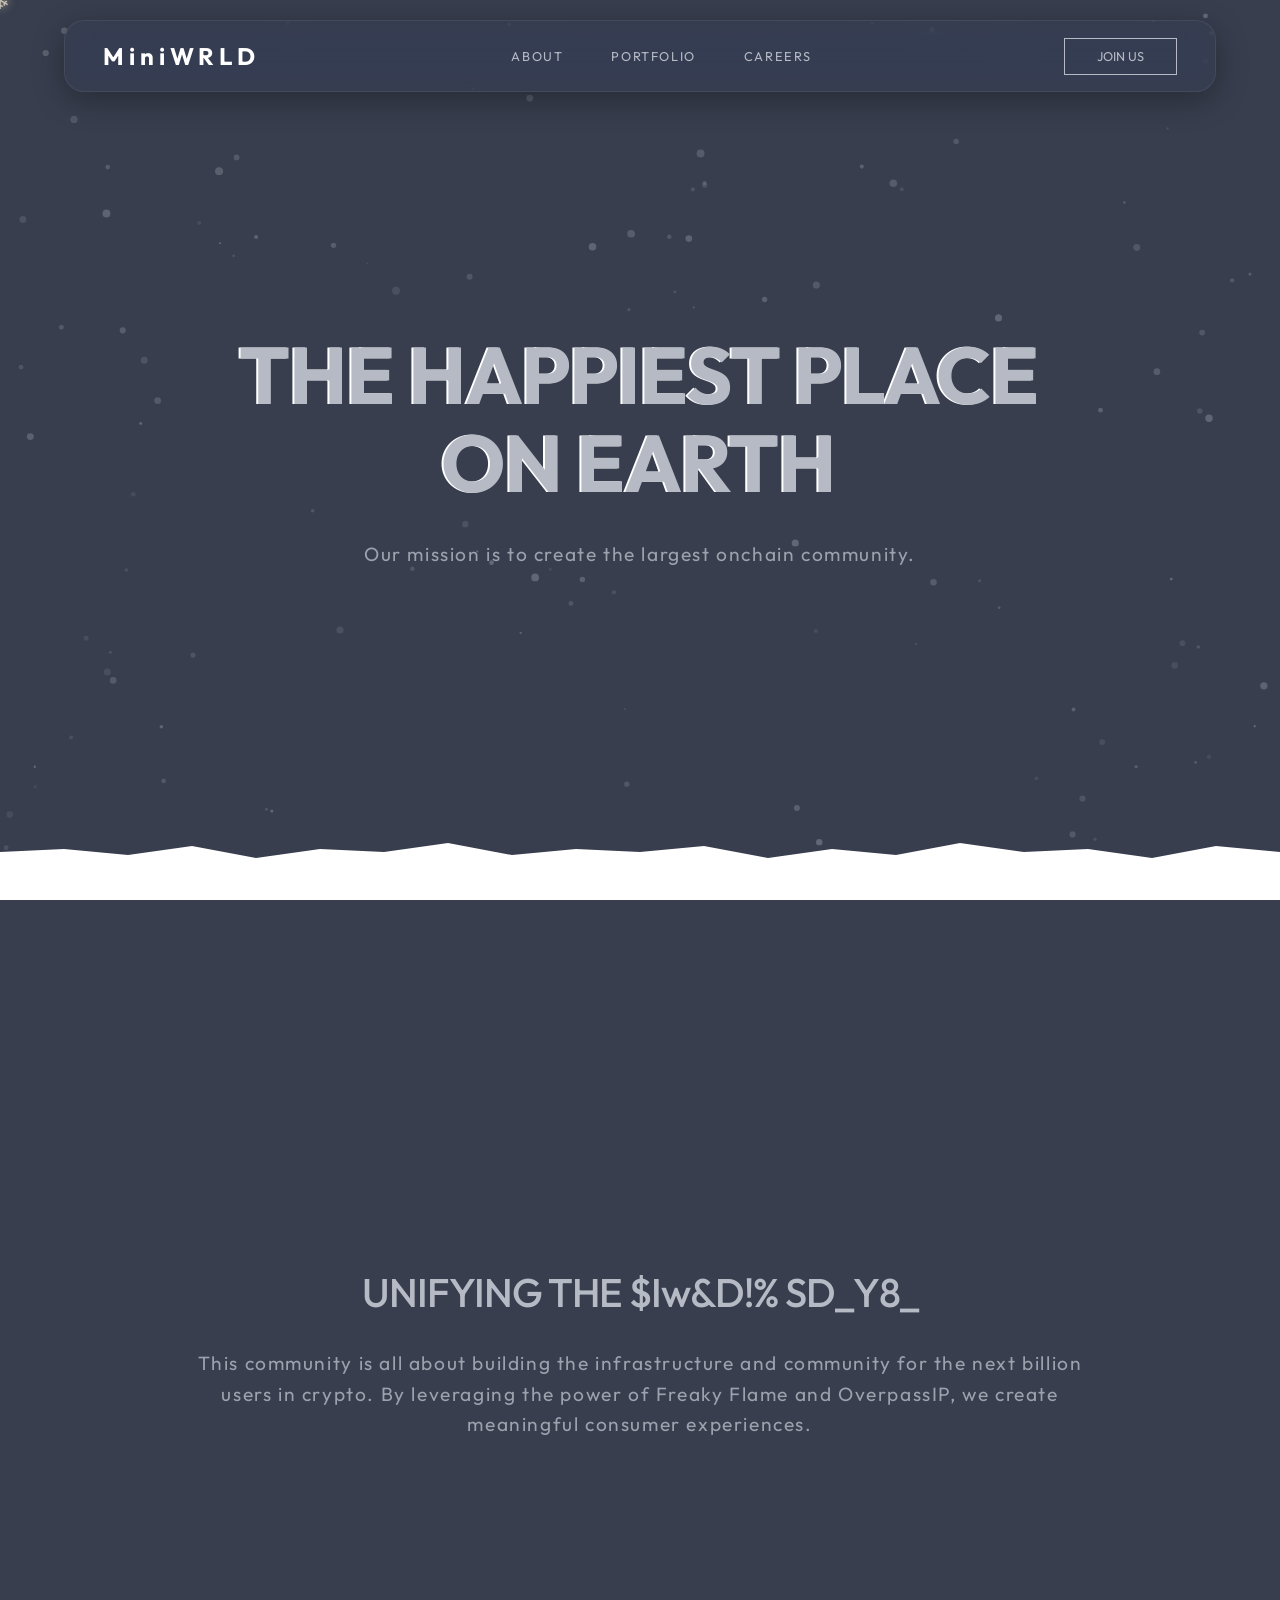
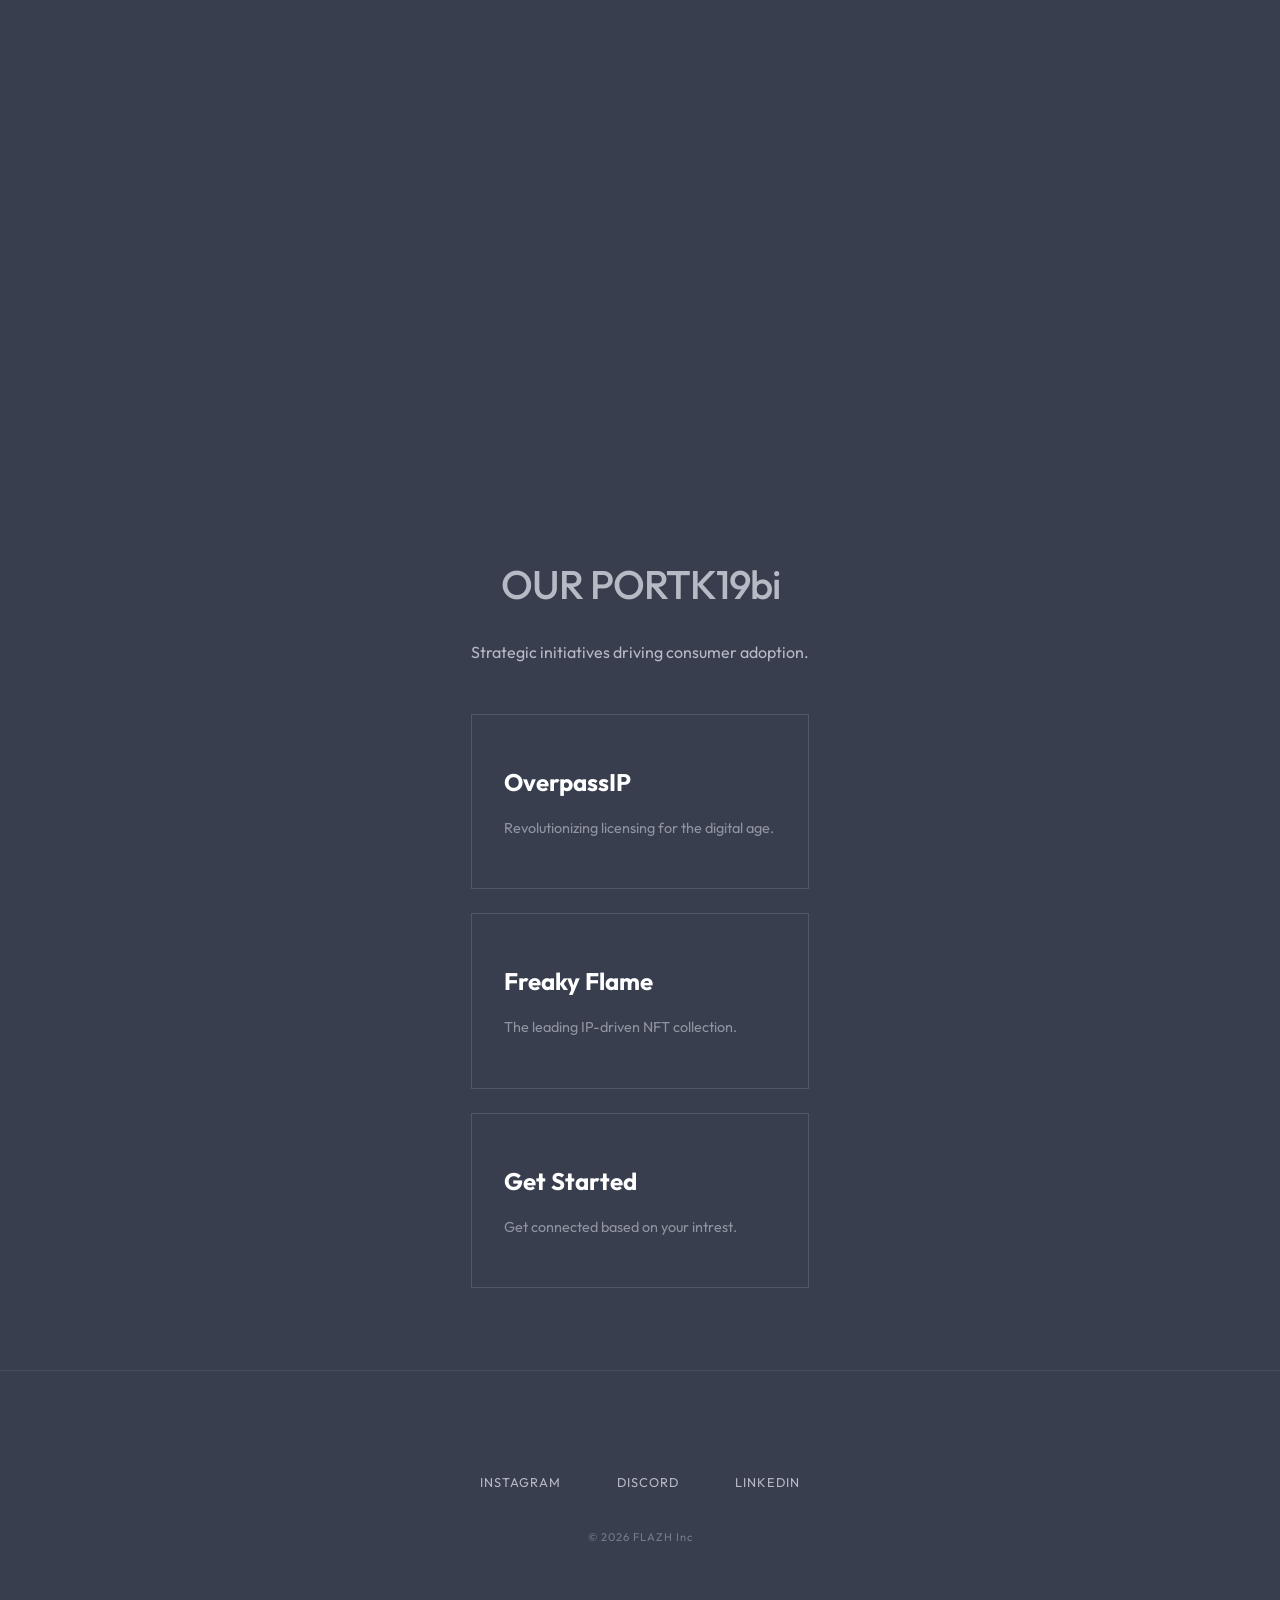
<file: index.html>
<!DOCTYPE html>
<html lang="en">

<head>
    <meta charset="UTF-8">
    <meta name="viewport" content="width=device-width, initial-scale=1.0">
    <title>MiniWRLD</title>
    <link rel="stylesheet" href="style.css">
    <link rel="preconnect" href="https://fonts.googleapis.com">
    <link rel="preconnect" href="https://fonts.gstatic.com" crossorigin>
    <link href="https://fonts.googleapis.com/css2?family=Outfit:wght@300;500;700&display=swap" rel="stylesheet">
</head>

<body>
    <div id="loading-screen">
        <div class="snowball">❄</div>
    </div>
    <canvas id="particle-canvas"></canvas>
    <div id="custom-cursor">❄</div>

    <header>
        <nav>
            <div class="logo">MiniWRLD</div>
            <ul>
                <li><a href="#about">About</a></li>
                <li><a href="#portfolio-heading">Portfolio</a></li>
                <li><a href="#footer">Careers</a></li>
            </ul>
            <button class="cta-btn" onclick="window.location.href='auth.html'">Join Us</button>
        </nav>
    </header>

    <main class="content-entrance">
        <section id="hero" class="fullscreen">
            <div class="content">
                <h1 class="glitch" data-text="THE HAPPIEST PLACE ON EARTH">THE HAPPIEST PLACE ON
                    EARTH</h1>
                <p class="fade-in">Our mission is to create the largest onchain community.</p>
            </div>
        </section>

        <section id="about" class="fullscreen">
            <div class="content">
                <h2 class="scramble-trigger">UNIFYING THE ONCHAIN WORLD.</h2>
                <p class="fade-in">This community is all about building the infrastructure and community for the next
                    billion users in
                    crypto. By leveraging the power of Freaky Flame and OverpassIP, we create meaningful consumer
                    experiences.</p>
            </div>
        </section>

        <section id="portfolio" class="fullscreen">
            <div class="content">
                <h2 id="portfolio-heading" class="scramble-trigger">OUR PORTFOLIO</h2>
                <p>Strategic initiatives driving consumer adoption.</p>
                <div class="project-grid">
                    <div class="project-card">
                        <h3>OverpassIP</h3>
                        <p>Revolutionizing licensing for the digital age.</p>
                    </div>
                    <div class="project-card">
                        <h3>Freaky Flame</h3>
                        <p>The leading IP-driven NFT collection.</p>
                    </div>
                    <div class="project-card">
                        <h3>Get Started</h3>
                        <p>Get connected based on your intrest.</p>
                    </div>
                </div>
            </div>
        </section>
    </main>

    <footer id="footer">
        <div class="footer-content">
            <div class="footer-links">
                <a href="#">Instagram</a>
                <a href="#">Discord</a>
                <a href="#">LinkedIn</a>
            </div>
            <p>&copy; 2026 FLAZH Inc</p>
        </div>
    </footer>

    <div id="ground-snow"></div>
    <div id="scrolling-penguin">
        <img src="assets/penguin.png" alt="Penguin Mascot">
        <div class="penguin-dialog">Hey there!</div>
    </div>

    <script src="main.js"></script>
</body>

</html>
</file>
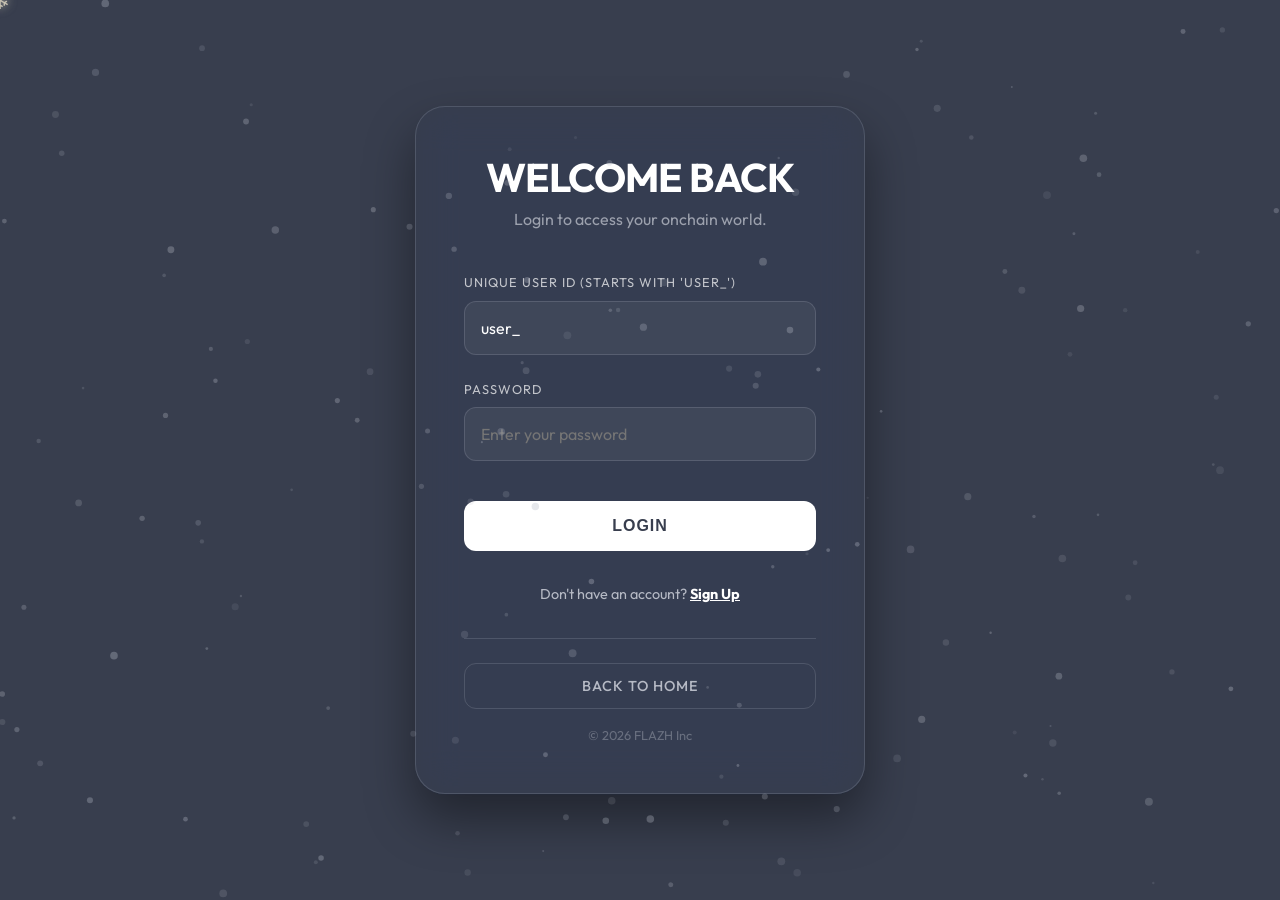
<file: auth.html>
<!DOCTYPE html>
<html lang="en">

<head>
    <meta charset="UTF-8">
    <meta name="viewport" content="width=device-width, initial-scale=1.0">
    <title>MiniWRLD | Authentication</title>
    <link rel="stylesheet" href="style.css">
    <link rel="stylesheet" href="auth.css">
    <link rel="preconnect" href="https://fonts.googleapis.com">
    <link rel="preconnect" href="https://fonts.gstatic.com" crossorigin>
    <link href="https://fonts.googleapis.com/css2?family=Outfit:wght@300;500;700&display=swap" rel="stylesheet">
</head>

<body class="auth-page">
    <canvas id="particle-canvas"></canvas>
    <div id="custom-cursor">❄</div>

    <main class="auth-container">
        <div class="auth-box">
            <div class="auth-header">
                <h1 id="auth-title">Welcome Back</h1>
                <p id="auth-subtitle">Login to access your onchain world.</p>
            </div>

            <div class="form-container">
                <form id="login-form" class="auth-form active">
                    <div class="input-group">
                        <label for="login-id">Unique User ID (Starts with 'user_')</label>
                        <input type="text" id="login-id" placeholder="e.g. user_123" value="user_" maxlength="20" required>
                    </div>
                    <div class="input-group">
                        <label for="login-password">Password</label>
                        <input type="password" id="login-password" placeholder="Enter your password" required>
                    </div>
                    <button type="submit" class="submit-btn">Login</button>
                    <p class="toggle-text">Don't have an account? <span id="to-signup">Sign Up</span></p>
                </form>

                <form id="signup-form" class="auth-form">
                    <div class="input-group">
                        <label for="signup-name">Full Name</label>
                        <input type="text" id="signup-name" placeholder="Enter your name" required>
                    </div>
                    <div class="input-group">
                        <label for="signup-id">Unique User ID (Starts with 'user_')</label>
                        <input type="text" id="signup-id" placeholder="e.g. user_new" value="user_" maxlength="20" required>
                    </div>
                    <div class="input-group">
                        <label for="signup-password">Password</label>
                        <input type="password" id="signup-password" placeholder="Create a password" required>
                    </div>
                    <button type="submit" class="submit-btn">Create Account</button>
                    <p class="toggle-text">Already have an account? <span id="to-login">Login</span></p>
                </form>
            </div>

            <div class="auth-footer">
                <button class="back-btn" onclick="window.location.href='index.html'">Back to Home</button>
                <p>&copy; 2026 FLAZH Inc</p>
            </div>
        </div>
    </main>

    <script src="auth.js"></script>
</body>

</html>
</file>
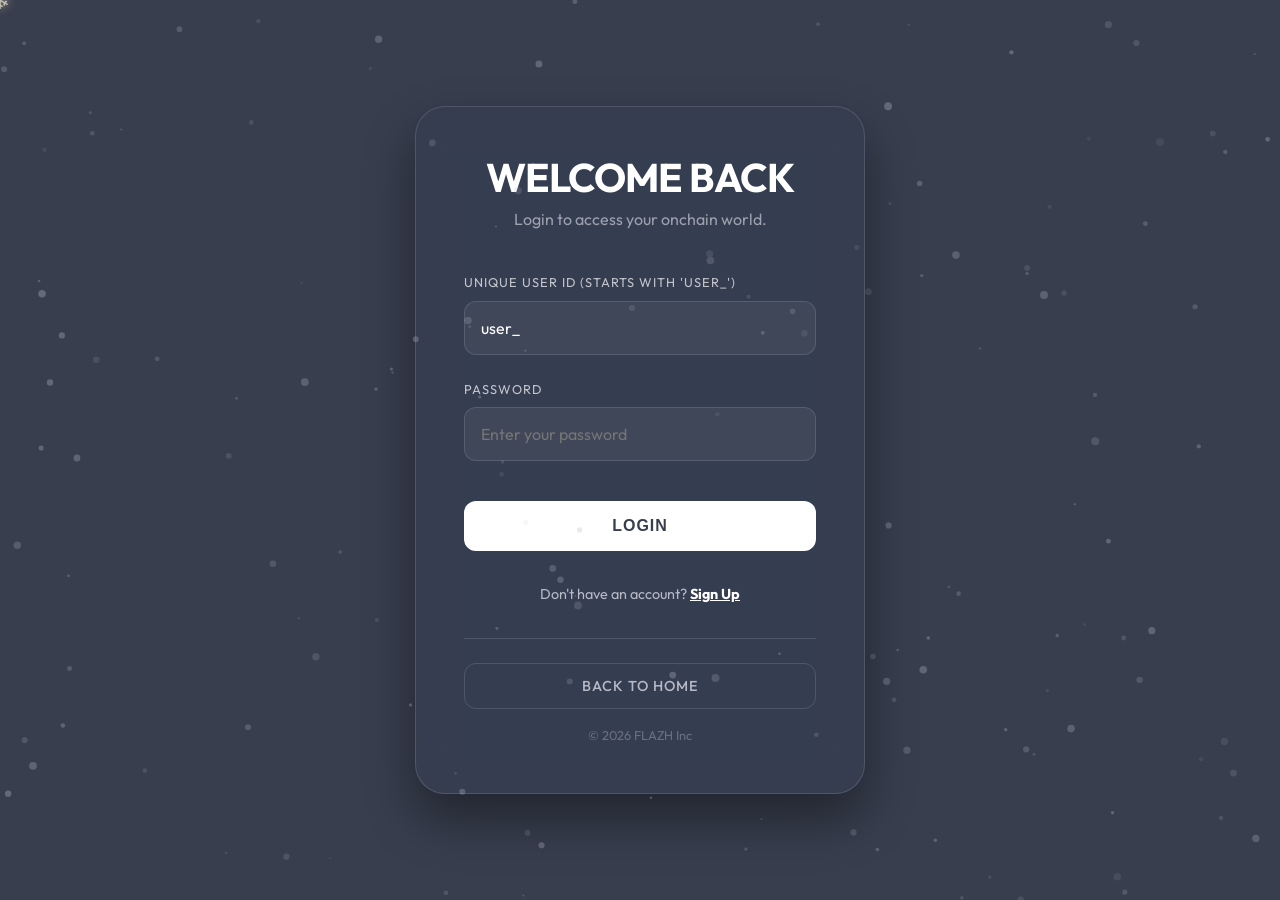
<file: dashboard.html>
<!DOCTYPE html>
<html lang="en">

<head>
    <meta charset="UTF-8">
    <meta name="viewport" content="width=device-width, initial-scale=1.0">
    <title>MiniWRLD | Dashboard</title>
    <link rel="stylesheet" href="style.css">
    <link rel="stylesheet" href="dashboard.css">
    <link rel="preconnect" href="https://fonts.googleapis.com">
    <link rel="preconnect" href="https://fonts.gstatic.com" crossorigin>
    <link href="https://fonts.googleapis.com/css2?family=Outfit:wght@300;500;700&display=swap" rel="stylesheet">
</head>

<body class="dashboard-page">
    <canvas id="particle-canvas"></canvas>
    <div id="custom-cursor">❄</div>

    <div class="dashboard-container">
        <!-- Sidebar -->
        <aside class="sidebar">
            <div class="sidebar-header">
                <div class="logo">MiniWRLD</div>
            </div>
            <div class="search-bar">
                <input type="text" placeholder="Search groups...">
            </div>
            <div class="groups-list" id="groups-list">
                <!-- Group items will be injected here -->
                <div class="group-item active" data-group="general">
                    <div class="group-icon">#</div>
                    <div class="group-info">
                        <h3>General Community</h3>
                        <p>Welcome to MiniWRLD!</p>
                    </div>
                </div>
            </div>

            <div class="user-profile">
                <div class="user-avatar">👤</div>
                <div class="user-details">
                    <span id="user-name-display">User</span>
                    <button id="logout-btn">Logout</button>
                </div>
            </div>
            <div class="sidebar-footer">
                <p>&copy; 2026 FLAZH Inc</p>
            </div>
        </aside>

        <!-- Main Chat Area -->
        <main class="chat-area">
            <div class="chat-header">
                <div class="active-group-info">
                    <h2 id="current-group-name">General Community</h2>
                    <p id="current-group-status">2,450 members online</p>
                </div>
            </div>

            <div class="messages-container" id="messages-container">
                <!-- Messages will be injected here -->
                <div class="message received">
                    <div class="message-sender">Alex</div>
                    <div class="message-content">Welcome to the MiniWRLD community, everyone!</div>
                    <div class="message-time">10:42 AM</div>
                </div>
                <div class="message received">
                    <div class="message-sender">Sarah</div>
                    <div class="message-content">The new dashboard looks incredible. Love the vibe.</div>
                    <div class="message-time">10:45 AM</div>
                </div>
            </div>

            <footer class="chat-input-area">
                <form id="message-form">
                    <input type="text" id="message-input" placeholder="Type a message..." autocomplete="off">
                    <button type="submit" class="send-btn">
                        <svg viewBox="0 0 24 24" width="24" height="24">
                            <path fill="currentColor" d="M2.01 21L23 12 2.01 3 2 10l15 2-15 2z"></path>
                        </svg>
                    </button>
                </form>
            </footer>
        </main>
    </div>

    <script src="dashboard.js"></script>
</body>

</html>
</file>
<file: style.css>
html {
    scroll-behavior: smooth;
}

:root {
    --bg-color: #383e4e;
    --text-color: #b6bac5;
    --accent-color: #ffffff;
    --font-main: 'Outfit', sans-serif;
}

* {
    margin: 0;
    padding: 0;
    box-sizing: border-box;
}

body {
    background-color: var(--bg-color);
    color: var(--text-color);
    font-family: var(--font-main);
    overflow: hidden; /* Hide scrollbar while loading on desktop */
    line-height: 1.6;
    cursor: none;
}

@media screen and (max-width: 768px) {
    body {
        overflow: auto;
        overflow-x: hidden;
    }
}

#loading-screen {
    position: fixed;
    top: 0;
    left: 0;
    width: 100%;
    height: 100%;
    background: var(--bg-color);
    display: flex;
    justify-content: center;
    align-items: center;
    z-index: 999997;
    transition: opacity 0.8s ease, visibility 0.8s;
}

@media screen and (max-width: 768px) {
    #loading-screen {
        display: none !important;
    }
}

main {
    position: relative;
    z-index: 10; /* Keep content above particles after loading */
}

.content-entrance {
    opacity: 0;
    transform: scale(2.5);
    transform-origin: center 50vh;
    transition: opacity 1.5s ease-out, transform 1.5s cubic-bezier(0.22, 1, 0.36, 1);
}

@media screen and (max-width: 768px) {
    .content-entrance {
        opacity: 1 !important;
        transform: scale(1) !important;
    }
}

.content-entrance.visible {
    opacity: 1;
    transform: scale(1);
}

.snowball {
    font-size: clamp(40px, 15vw, 80px);
    color: white;
    animation: spin 2s infinite linear, pulse 1.5s infinite ease-in-out;
    text-shadow: 0 0 20px rgba(255, 255, 255, 0.5);
}

@keyframes spin {
    from { transform: rotate(0deg); }
    to { transform: rotate(360deg); }
}

@keyframes pulse {
    0%, 100% { transform: scale(1) rotate(0deg); }
    50% { transform: scale(1.2) rotate(180deg); }
}

/* Hide cursor on all interactive elements */
a, button, .project-card, input, textarea {
    cursor: none !important;
}

#custom-cursor {
    position: fixed;
    top: 0;
    left: 0;
    width: 30px;
    height: 30px;
    font-size: 24px;
    display: flex;
    align-items: center;
    justify-content: center;
    pointer-events: none;
    z-index: 1000000;
    color: var(--accent-color);
    transform: translate(-50%, -50%);
    text-shadow: 0 0 10px rgba(255, 255, 255, 0.8);
    user-select: none;
    mix-blend-mode: exclusion;
}

.glitter-particle {
    position: fixed;
    pointer-events: none;
    background: var(--accent-color);
    border-radius: 50%;
    z-index: 999999;
    filter: blur(1px);
    box-shadow: 0 0 5px rgba(255, 255, 255, 0.8);
}

/* Particle Canvas Background */
#particle-canvas {
    position: fixed;
    top: 0;
    left: 0;
    width: 100%;
    height: 100%;
    z-index: 999998; /* Above loading screen */
    opacity: 0.5;
    pointer-events: none;
}

header {
    position: fixed;
    top: 20px;
    left: 5%;
    width: 90%;
    padding: 1rem 3%;
    z-index: 10000;
    background: rgba(56, 62, 78, 0.4);
    backdrop-filter: blur(15px) saturate(150%);
    -webkit-backdrop-filter: blur(15px) saturate(150%);
    border: 1px solid rgba(182, 186, 197, 0.1);
    border-radius: 20px;
    box-shadow: 0 8px 32px rgba(0, 0, 0, 0.3);
}

nav {
    display: flex;
    justify-content: space-between;
    align-items: center;
}

.logo {
    font-size: 1.5rem;
    font-weight: 700;
    letter-spacing: 0.3rem;
    color: var(--accent-color);
}

nav ul {
    list-style: none;
    display: flex;
    gap: 3rem;
}

nav ul li a {
    text-decoration: none;
    color: var(--text-color);
    text-transform: uppercase;
    font-size: 0.8rem;
    letter-spacing: 0.1rem;
    transition: color 0.3s ease;
}

nav ul li a:hover {
    color: var(--accent-color);
}

.cta-btn {
    background: transparent;
    border: 1px solid var(--text-color);
    color: var(--text-color);
    padding: 0.6rem 2rem;
    font-family: var(--font-main);
    cursor: pointer;
    transition: all 0.3s ease;
    text-transform: uppercase;
    font-size: 0.8rem;
}

.cta-btn:hover {
    background: var(--text-color);
    color: var(--bg-color);
}

.fullscreen {
    min-height: 100vh;
    display: flex;
    justify-content: center;
    align-items: center;
    padding: 0 10%;
    position: relative;
    text-align: center;
}

.content {
    max-width: 900px;
    z-index: 10;
}

h1 {
    font-size: clamp(2rem, 8vw, 5rem);
    line-height: 1.1;
    margin-bottom: 2rem;
    font-weight: 700;
    text-transform: uppercase;
    letter-spacing: -1px;
    word-wrap: break-word;
}

.glitch {
    position: relative;
    display: inline-block;
}

.glitch::before,
.glitch::after {
    content: attr(data-text);
    position: absolute;
    top: 0;
    left: 0;
    width: 100%;
    height: 100%;
    background: var(--bg-color);
    overflow: hidden;
}

.glitch::before {
    left: 2px;
    text-shadow: -2px 0 #b6bac5;
    clip: rect(0, 1000px, 1000px, 0); /* Larger rect to avoid cutting off wrapped text */
    animation: glitch-anim 2s infinite linear alternate-reverse;
}

.glitch::after {
    left: -2px;
    text-shadow: -2px 0 #ffffff;
    clip: rect(0, 1000px, 1000px, 0);
    animation: glitch-anim2 3s infinite linear alternate-reverse;
}

@keyframes glitch-anim {
  0% { clip: rect(65px, 9999px, 119px, 0); transform: skew(0.55deg); }
  10% { clip: rect(104px, 9999px, 83px, 0); transform: skew(0.48deg); }
  20% { clip: rect(102px, 9999px, 102px, 0); transform: skew(0.97deg); }
  30% { clip: rect(122px, 9999px, 35px, 0); transform: skew(0.14deg); }
  40% { clip: rect(138px, 9999px, 38px, 0); transform: skew(0.57deg); }
  50% { clip: rect(117px, 9999px, 54px, 0); transform: skew(0.99deg); }
  60% { clip: rect(74px, 9999px, 32px, 0); transform: skew(0.4deg); }
  70% { clip: rect(44px, 9999px, 41px, 0); transform: skew(0.44deg); }
  80% { clip: rect(114px, 9999px, 36px, 0); transform: skew(0.2deg); }
  90% { clip: rect(46px, 9999px, 140px, 0); transform: skew(0.5deg); }
  100% { clip: rect(21px, 9999px, 110px, 0); transform: skew(0.33deg); }
}

@keyframes glitch-anim2 {
  0% { clip: rect(129px, 9999px, 36px, 0); transform: skew(0.06deg); }
  10% { clip: rect(54px, 9999px, 94px, 0); transform: skew(0.48deg); }
  20% { clip: rect(122px, 9999px, 49px, 0); transform: skew(0.82deg); }
  30% { clip: rect(17px, 9999px, 71px, 0); transform: skew(0.25deg); }
  40% { clip: rect(80px, 9999px, 56px, 0); transform: skew(0.01deg); }
  50% { clip: rect(101px, 9999px, 110px, 0); transform: skew(0.38deg); }
  60% { clip: rect(96px, 9999px, 7px, 0); transform: skew(0.4deg); }
  70% { clip: rect(144px, 9999px, 52px, 0); transform: skew(0.37deg); }
  80% { clip: rect(17px, 9999px, 63px, 0); transform: skew(0.53deg); }
  90% { clip: rect(49px, 9999px, 143px, 0); transform: skew(0.46deg); }
  100% { clip: rect(78px, 9999px, 137px, 0); transform: skew(0.46deg); }
}

.fade-in {
    opacity: 0;
    transform: translateY(20px);
    transition: all 1s ease 0.5s;
    font-size: 1.2rem;
    letter-spacing: 0.1rem;
    color: rgba(182, 186, 197, 0.8);
}

.fade-in.active {
    opacity: 1;
    transform: translateY(0);
}

h2 {
    font-size: 2.5rem;
    margin-bottom: 1.5rem;
    font-weight: 500;
    letter-spacing: -1px;
}

.project-grid {
    display: grid;
    grid-template-columns: repeat(auto-fit, minmax(250px, 1fr));
    gap: 1.5rem;
    margin-top: 3rem;
}

.project-card {
    border: 1px solid rgba(182, 186, 197, 0.2);
    padding: 3rem 2rem;
    cursor: pointer;
    transition: all 0.5s cubic-bezier(0.2, 1, 0.3, 1);
    text-align: left;
}

.project-card h3 {
    font-size: 1.5rem;
    margin-bottom: 1rem;
    color: var(--accent-color);
}

.project-card p {
    font-size: 0.9rem;
    opacity: 0.7;
}

.project-card:hover, .project-card.focused {
    border-color: var(--accent-color);
    background: rgba(255, 255, 255, 0.05);
    transform: translateY(-10px) scale(1.05);
    box-shadow: 0 20px 40px rgba(0, 0, 0, 0.4);
}

.project-card.focused {
    border-width: 2px;
    background: rgba(255, 255, 255, 0.08);
}

footer {
    padding: 6rem 5%;
    border-top: 1px solid rgba(182, 186, 197, 0.1);
    text-align: center;
}

.footer-links {
    margin-bottom: 2rem;
    display: flex;
    justify-content: center;
    gap: 2rem;
}

.footer-links a {
    color: var(--text-color);
    text-decoration: none;
    font-size: 0.8rem;
    text-transform: uppercase;
    letter-spacing: 1px;
    padding: 5px 12px;
    border-radius: 4px;
    transition: all 0.3s cubic-bezier(0.4, 0, 0.2, 1);
}

.footer-links a:hover {
    color: var(--accent-color);
    background: rgba(255, 255, 255, 0.05);
    text-shadow: 0 0 12px var(--accent-color);
    transform: translateY(-2px);
}

footer p {
    font-size: 0.7rem;
    opacity: 0.5;
    letter-spacing: 1px;
}

/* Scrolling Penguin Styles */
#scrolling-penguin {
    position: fixed;
    bottom: 30px; /* Adjusted to sit on snow */
    left: -150px; /* Start off-screen */
    width: 100px;
    height: auto;
    z-index: 1000;
    pointer-events: auto;
    display: flex;
    flex-direction: column;
    align-items: center;
    filter: drop-shadow(0 10px 15px rgba(0, 0, 0, 0.3));
    will-change: transform;
}

#scrolling-penguin img {
    width: 100%;
    height: auto;
    animation: waddle 1s infinite ease-in-out;
    cursor: pointer;
    transition: transform 0.3s ease; /* Smooth flip */
    mix-blend-mode: multiply; /* Removes white background */
    filter: contrast(1.1); /* Sharpens the image */
}

#scrolling-penguin:hover img {
    animation: bounce 0.5s infinite ease-in-out;
}

.penguin-dialog {
    position: absolute;
    bottom: 110%;
    background: white;
    color: var(--bg-color);
    padding: 8px 15px;
    border-radius: 15px;
    font-size: 0.8rem;
    font-weight: 500;
    white-space: nowrap;
    opacity: 0;
    transform: translateY(10px);
    transition: all 0.3s ease;
    box-shadow: 0 5px 15px rgba(0, 0, 0, 0.2);
    pointer-events: none;
}

.penguin-dialog::after {
    content: '';
    position: absolute;
    top: 100%;
    left: 50%;
    transform: translateX(-50%);
    border-width: 8px;
    border-style: solid;
    border-color: white transparent transparent transparent;
}

#scrolling-penguin.active .penguin-dialog {
    opacity: 1;
    transform: translateY(0);
}

@keyframes waddle {
    0%, 100% { transform: rotate(-5deg); }
    50% { transform: rotate(5deg); }
}

@keyframes bounce {
    0%, 100% { transform: translateY(0); }
    50% { transform: translateY(-10px); }
}

@keyframes jump {
    0%, 100% { transform: scale(1) translateY(0); }
    50% { transform: scale(1.1) translateY(-30px); }
}

.penguin-jump {
    animation: jump 0.6s ease-in-out !important;
}

/* Snowy Ground */
#ground-snow {
    position: fixed;
    bottom: 0;
    left: 0;
    width: 100%;
    height: 60px;
    background: white;
    z-index: 999;
    box-shadow: 0 -10px 30px rgba(255, 255, 255, 0.4);
    clip-path: polygon(
        0% 20%, 5% 15%, 10% 25%, 15% 10%, 20% 30%, 
        25% 15%, 30% 20%, 35% 5%, 40% 25%, 45% 15%, 
        50% 20%, 55% 10%, 60% 30%, 65% 15%, 70% 25%, 
        75% 5%, 80% 20%, 85% 15%, 90% 30%, 95% 10%, 100% 20%,
        100% 100%, 0% 100%
    );
}

#ground-snow::after {
    content: '';
    position: absolute;
    top: 0;
    left: 0;
    width: 100%;
    height: 100%;
    background: linear-gradient(180deg, rgba(255,255,255,0) 0%, rgba(255,255,255,0.8) 100%);
    pointer-events: none;
}

@media screen and (min-width: 1025px) {
    #about {
        margin-bottom: 30vh; /* Extra breathing room on large screens */
    }
}

@media screen and (max-width: 1024px) {
    .fullscreen {
        padding: 0 5%;
    }
    
    h1 {
        font-size: clamp(2rem, 8vw, 4rem);
    }
}

@media screen and (max-width: 768px) {
    header {
        top: 10px;
        left: 3%;
        width: 94%;
        padding: 0.8rem 1.5rem;
    }
    
    .logo {
        font-size: 1.1rem;
        letter-spacing: 0.15rem;
    }
    
    nav ul {
        gap: 1.5rem;
    }
    
    nav ul li a {
        font-size: 0.7rem;
    }
    
    .cta-btn {
        padding: 0.4rem 1.2rem;
        font-size: 0.7rem;
    }

    h1 {
        font-size: 2.5rem;
    }

    h2 {
        font-size: 1.8rem;
    }

    .project-grid {
        grid-template-columns: 1fr;
        gap: 1.5rem;
    }

    #scrolling-penguin {
        width: 70px; /* Smaller penguin on mobile */
        bottom: 25px;
    }

    #ground-snow {
        height: 45px;
    }

    .penguin-dialog {
        font-size: 0.7rem;
        padding: 5px 10px;
    }
}

@media screen and (max-width: 480px) {
    header {
        padding: 0.6rem 1rem;
    }

    nav ul {
        display: none; /* Hide nav links on very small screens for simplicity */
    }
    
    h1 {
        font-size: 2rem;
    }
    
    .logo {
        letter-spacing: 0.1rem;
    }
}
</file>
<file: auth.css>
:root {
    --auth-bg: rgba(56, 62, 78, 0.6);
    --auth-border: rgba(182, 186, 197, 0.2);
    --input-bg: rgba(255, 255, 255, 0.05);
    --input-focus: rgba(255, 255, 255, 0.1);
}

.auth-page {
    overflow: hidden;
    height: 100vh;
    width: 100vw;
}

.auth-container {
    height: 100vh;
    display: flex;
    justify-content: center;
    align-items: center;
    padding: 20px;
    position: relative;
    z-index: 10;
}

.auth-box {
    width: 100%;
    max-width: 450px;
    background: var(--auth-bg);
    backdrop-filter: blur(20px) saturate(160%);
    -webkit-backdrop-filter: blur(20px) saturate(160%);
    border: 1px solid var(--auth-border);
    border-radius: 30px;
    padding: 3rem;
    box-shadow: 0 25px 50px rgba(0, 0, 0, 0.4);
    animation: auth-box-entrance 1s cubic-bezier(0.22, 1, 0.36, 1);
}

@keyframes auth-box-entrance {
    from {
        opacity: 0;
        transform: translateY(30px) scale(0.95);
    }
    to {
        opacity: 1;
        transform: translateY(0) scale(1);
    }
}

.auth-header {
    text-align: center;
    margin-bottom: 2.5rem;
}

.auth-header h1 {
    font-size: 2.5rem;
    color: var(--accent-color);
    margin-bottom: 0.5rem;
    letter-spacing: -1px;
}

.auth-header p {
    font-size: 1rem;
    color: var(--text-color);
    opacity: 0.8;
}

.form-container {
    position: relative;
    min-height: 300px;
}

.auth-form {
    position: absolute;
    top: 0;
    left: 0;
    width: 100%;
    opacity: 0;
    visibility: hidden;
    transition: all 0.5s cubic-bezier(0.4, 0, 0.2, 1);
    pointer-events: none;
}

.auth-form.active {
    opacity: 1;
    visibility: visible;
    position: relative;
    pointer-events: all;
    transform: translateX(0);
}

.auth-form:not(.active) {
    transform: translateX(20px);
}

#signup-form:not(.active) {
    transform: translateX(20px);
}

#login-form:not(.active) {
    transform: translateX(-20px);
}

.input-group {
    margin-bottom: 1.5rem;
}

.input-group label {
    display: block;
    font-size: 0.8rem;
    text-transform: uppercase;
    letter-spacing: 1px;
    margin-bottom: 0.5rem;
    color: var(--accent-color);
    opacity: 0.7;
}

.input-group input {
    width: 100%;
    background: var(--input-bg);
    border: 1px solid var(--auth-border);
    border-radius: 12px;
    padding: 1rem;
    color: var(--accent-color);
    font-family: var(--font-main);
    font-size: 1rem;
    transition: all 0.3s ease;
    outline: none;
}

.input-group input:focus {
    background: var(--input-focus);
    border-color: var(--accent-color);
    box-shadow: 0 0 15px rgba(255, 255, 255, 0.1);
}

.submit-btn {
    width: 100%;
    background: var(--accent-color);
    color: var(--bg-color);
    border: none;
    border-radius: 12px;
    padding: 1rem;
    font-size: 1rem;
    font-weight: 700;
    text-transform: uppercase;
    letter-spacing: 1px;
    cursor: none;
    transition: all 0.3s cubic-bezier(0.4, 0, 0.2, 1);
    margin-top: 1rem;
}

.submit-btn:hover {
    transform: translateY(-2px);
    box-shadow: 0 10px 20px rgba(255, 255, 255, 0.2);
    background: #f0f0f0;
}

.toggle-text {
    text-align: center;
    margin-top: 2rem;
    font-size: 0.9rem;
    color: var(--text-color);
}

.toggle-text span {
    color: var(--accent-color);
    font-weight: 700;
    cursor: none;
    text-decoration: underline;
    transition: opacity 0.3s ease;
}

.toggle-text span:hover {
    opacity: 0.7;
}

@media screen and (max-width: 480px) {
    .auth-box {
        padding: 2rem;
    }
    
    .auth-header h1 {
        font-size: 2rem;
    }
}

.auth-footer {
    margin-top: 2rem;
    display: flex;
    flex-direction: column;
    align-items: center;
    gap: 1rem;
    padding-top: 1.5rem;
    border-top: 1px solid var(--auth-border);
    text-align: center;
}

.auth-footer p {
    font-size: 0.8rem;
    opacity: 0.4;
}

.back-btn {
    background: transparent;
    border: 1px solid var(--auth-border);
    color: var(--text-color);
    padding: 0.8rem 1.5rem;
    border-radius: 12px;
    font-family: var(--font-main);
    font-size: 0.9rem;
    font-weight: 500;
    text-transform: uppercase;
    letter-spacing: 1px;
    cursor: none;
    transition: all 0.3s ease;
    width: 100%;
}

.back-btn:hover {
    border-color: var(--accent-color);
    color: var(--accent-color);
    background: rgba(255, 255, 255, 0.05);
}
</file>
<file: dashboard.css>
:root {
    --sidebar-width: 350px;
    --sidebar-bg: rgba(45, 50, 65, 0.4);
    --chat-bg: rgba(56, 62, 78, 0.2);
    --message-sent: rgba(182, 186, 197, 0.15);
    --message-received: rgba(255, 255, 255, 0.05);
}

.dashboard-page {
    overflow: hidden;
    height: 100vh;
    width: 100vw;
}

.dashboard-container {
    display: flex;
    height: 100vh;
    width: 100vw;
    position: relative;
    z-index: 10;
    backdrop-filter: blur(10px);
    -webkit-backdrop-filter: blur(10px);
}

/* Sidebar */
.sidebar {
    width: var(--sidebar-width);
    background: var(--sidebar-bg);
    border-right: 1px solid var(--auth-border);
    display: flex;
    flex-direction: column;
    backdrop-filter: blur(20px);
    -webkit-backdrop-filter: blur(20px);
}

.sidebar-header {
    padding: 2rem;
    display: flex;
    justify-content: space-between;
    align-items: center;
    border-bottom: 1px solid var(--auth-border);
}

.user-profile {
    padding: 1.5rem 2rem;
    border-top: 1px solid var(--auth-border);
    display: flex;
    align-items: center;
    gap: 1rem;
    background: rgba(255, 255, 255, 0.02);
}

.user-avatar {
    width: 40px;
    height: 40px;
    background: var(--auth-border);
    border-radius: 50%;
    display: flex;
    align-items: center;
    justify-content: center;
    font-size: 1.2rem;
}

.user-details {
    display: flex;
    flex-direction: column;
    gap: 0.2rem;
    flex: 1;
}

#user-name-display {
    font-weight: 700;
    color: var(--accent-color);
    font-size: 0.9rem;
}

#logout-btn {
    background: transparent;
    border: none;
    color: var(--text-color);
    padding: 0;
    font-size: 0.75rem;
    text-align: left;
    text-decoration: underline;
    cursor: none;
    transition: all 0.3s ease;
    width: fit-content;
}

#logout-btn:hover {
    color: var(--accent-color);
}

.search-bar {
    padding: 1.5rem;
}

.search-bar input {
    width: 100%;
    background: rgba(255, 255, 255, 0.05);
    border: 1px solid var(--auth-border);
    border-radius: 12px;
    padding: 0.8rem 1rem;
    color: var(--accent-color);
    outline: none;
    font-family: var(--font-main);
}

.sidebar-footer {
    padding: 1rem 2rem;
    font-size: 0.7rem;
    opacity: 0.3;
    text-align: center;
    border-top: 1px solid rgba(255, 255, 255, 0.05);
}

.groups-list {
    flex: 1;
    overflow-y: auto;
}

.group-item {
    display: flex;
    padding: 1.5rem 2rem;
    gap: 1.5rem;
    cursor: none;
    transition: all 0.3s ease;
    border-left: 4px solid transparent;
}

.group-item:hover {
    background: rgba(255, 255, 255, 0.03);
}

.group-item.active {
    background: rgba(255, 255, 255, 0.05);
    border-left-color: var(--accent-color);
}

.group-icon {
    width: 45px;
    height: 45px;
    background: var(--auth-border);
    border-radius: 15px;
    display: flex;
    align-items: center;
    justify-content: center;
    font-size: 1.2rem;
    color: var(--accent-color);
}

.group-info h3 {
    font-size: 1rem;
    color: var(--accent-color);
    margin-bottom: 0.2rem;
}

.group-info p {
    font-size: 0.8rem;
    opacity: 0.6;
    white-space: nowrap;
    overflow: hidden;
    text-overflow: ellipsis;
    max-width: 200px;
}

/* Chat Area */
.chat-area {
    flex: 1;
    display: flex;
    flex-direction: column;
    background: var(--chat-bg);
}

.chat-header {
    padding: 1.5rem 3rem;
    border-bottom: 1px solid var(--auth-border);
    backdrop-filter: blur(10px);
    /* Reset any inherited header styles */
    position: relative !important;
    top: 0 !important;
    left: 0 !important;
    width: 100% !important;
    background: transparent !important;
    box-shadow: none !important;
    border-radius: 0 !important;
}

.chat-header h2 {
    font-size: 1.5rem;
    color: var(--accent-color);
    margin-bottom: 0.2rem;
}

.chat-header p {
    font-size: 0.8rem;
    opacity: 0.5;
}

.messages-container {
    flex: 1;
    padding: 2rem 3rem;
    overflow-y: auto;
    display: flex;
    flex-direction: column;
    gap: 1.5rem;
}

.message {
    max-width: 60%;
    padding: 1rem 1.5rem;
    border-radius: 20px;
    position: relative;
    animation: message-fade 0.3s ease-out;
}

@keyframes message-fade {
    from { opacity: 0; transform: translateY(10px); }
    to { opacity: 1; transform: translateY(0); }
}

.message.received {
    align-self: flex-start;
    background: var(--message-received);
    border-bottom-left-radius: 4px;
}

.message.sent {
    align-self: flex-end;
    background: var(--message-sent);
    border-bottom-right-radius: 4px;
    border: 1px solid rgba(255, 255, 255, 0.1);
}

.message-sender {
    font-size: 0.7rem;
    font-weight: 700;
    color: var(--accent-color);
    margin-bottom: 0.4rem;
    opacity: 0.8;
}

.message-content {
    font-size: 0.95rem;
    line-height: 1.5;
    color: rgba(255, 255, 255, 0.9);
}

.message-time {
    font-size: 0.65rem;
    opacity: 0.4;
    text-align: right;
    margin-top: 0.4rem;
}

.chat-input-area {
    padding: 1.5rem 3rem;
    background: rgba(56, 62, 78, 0.4);
    backdrop-filter: blur(20px);
    animation: input-entrance 0.8s cubic-bezier(0.22, 1, 0.36, 1);
}

@keyframes input-entrance {
    from { transform: translateY(100%); opacity: 0; }
    to { transform: translateY(0); opacity: 1; }
}


#message-form {
    display: flex;
    gap: 1rem;
}

#message-input {
    flex: 1;
    background: rgba(255, 255, 255, 0.05);
    border: 1px solid var(--auth-border);
    border-radius: 15px;
    padding: 1rem 1.5rem;
    color: var(--accent-color);
    outline: none;
    font-family: var(--font-main);
    transition: all 0.3s ease;
}

#message-input:focus {
    border-color: var(--accent-color);
    background: rgba(255, 255, 255, 0.08);
}

.send-btn {
    background: var(--accent-color);
    color: var(--bg-color);
    border: none;
    border-radius: 15px;
    width: 55px;
    height: 55px;
    display: flex;
    align-items: center;
    justify-content: center;
    cursor: none;
    transition: all 0.3s ease;
}

.send-btn:hover {
    transform: scale(1.05);
    box-shadow: 0 5px 15px rgba(255, 255, 255, 0.2);
}

@media screen and (max-width: 768px) {
    .sidebar {
        width: 80px;
    }
    
    .sidebar-header, .search-bar, .group-info, .user-profile span {
        display: none;
    }
    
    .group-item {
        padding: 1.5rem;
        justify-content: center;
    }
    
    .chat-area {
        padding: 0;
    }
    
    .chat-header, .messages-container, .chat-input-area {
        padding: 1.5rem;
    }
}
</file>
